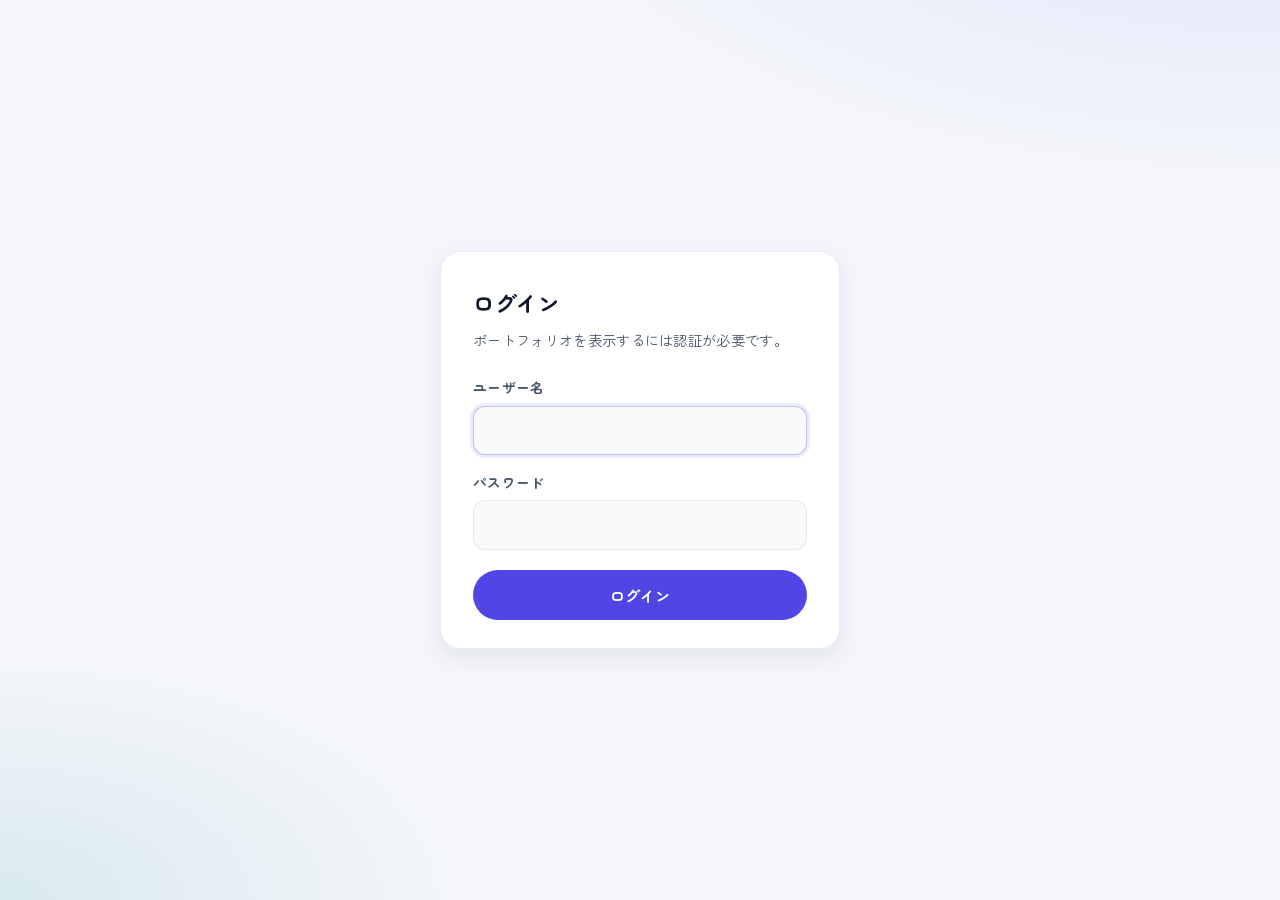
<file: index.html>
<!doctype html>
<html lang="ja">
  <head>
    <meta charset="UTF-8" />
    <link rel="preconnect" href="https://fonts.googleapis.com" />
    <link rel="preconnect" href="https://fonts.gstatic.com" crossorigin />
    <link
      href="https://fonts.googleapis.com/css2?family=M+PLUS+Rounded+1c:wght@400;500;700;800&family=Zen+Maru+Gothic:wght@400;500;700&display=swap"
      rel="stylesheet"
    />
    <link rel="icon" type="image/png" href="/avatar.png" />
    <meta name="viewport" content="width=device-width, initial-scale=1.0" />
    <meta name="description" content="ネネのポートフォリオ。フルスタックエンジニアとしての実績とスキル。" />
    <title>ネネ — ポートフォリオ</title>
    <script src="/auth.js"></script>
    <script>
      if (!window.PortfolioAuth || !window.PortfolioAuth.isAuthenticated()) {
        window.location.replace("/login.html");
      }
    </script>
    <script type="module" crossorigin src="/assets/index-CejS1i5n.js"></script>
    <link rel="stylesheet" crossorigin href="/assets/index-DqCKIw-B.css">
  </head>
  <body>
    <div id="root"></div>
  </body>
</html>
</file>
<file: assets/index-DqCKIw-B.css>
:root{--bg:#f4f6fb;--bg-elevated:#fff;--bg-muted:#eef2f9;--text:#0f172a;--text-soft:#475569;--text-muted:#94a3b8;--accent:#6366f1;--accent-soft:#6366f11f;--accent-hot:#4f46e5;--leaf:#0d9488;--leaf-soft:#0d94881f;--border:#0f172a14;--border-strong:#0f172a1f;--shadow-sm:0 1px 2px #0f172a0f;--shadow-md:0 8px 24px #0f172a14;--shadow-lg:0 20px 50px #0f172a1f;--radius:20px;--radius-sm:12px;--font:"Zen Maru Gothic", "M PLUS Rounded 1c", "Hiragino Maru Gothic ProN", "Yu Gothic UI", "Meiryo", sans-serif;--lightningcss-light:initial;--lightningcss-dark: ;color-scheme:light only}*,:before,:after{box-sizing:border-box}html{scroll-behavior:smooth}body{font-family:var(--font);letter-spacing:.02em;color:var(--text);background:var(--bg);background-image:radial-gradient(120% 80% at 100% -20%,#6366f126,#0000 50%),radial-gradient(80% 60% at 0 100%,#0d94881f,#0000 45%);background-attachment:fixed;margin:0;font-size:1rem;line-height:1.75}#root{min-height:100svh}a{color:var(--accent-hot);text-underline-offset:3px}a:hover{color:var(--leaf)}button,input,textarea,select{font-family:inherit}.sr-only{clip:rect(0, 0, 0, 0);white-space:nowrap;border:0;width:1px;height:1px;margin:-1px;padding:0;position:absolute;overflow:hidden}.layout{max-width:1440px;margin:0 auto;padding:0 clamp(1rem,3vw,2rem) 4rem}main section[id]{scroll-margin-top:5.5rem}.site-header{z-index:40;border:1px solid var(--border);-webkit-backdrop-filter:blur(14px);backdrop-filter:blur(14px);box-shadow:var(--shadow-sm);background:#ffffffb8;border-radius:999px;flex-wrap:wrap;justify-content:space-between;align-items:center;gap:1rem;margin:0 -.5rem;padding:1rem 2.75rem;display:flex;position:sticky;top:0}.logo{letter-spacing:.06em;color:var(--text);font-size:1.1rem;font-weight:700;text-decoration:none}.logo:hover{color:var(--accent-hot)}.nav{flex-wrap:wrap;gap:.35rem 1rem;display:flex}.nav-toggle{display:none}.nav a{color:var(--text-soft);border-radius:999px;padding:.35rem .65rem;font-size:.88rem;font-weight:500;text-decoration:none;transition:background .15s,color .15s}.nav a:hover{color:var(--text);background:var(--accent-soft)}@media (width<=720px){.site-header{border-radius:14px;gap:.65rem;padding:.8rem 1rem;position:sticky;top:.5rem}.nav-toggle{border:1px solid var(--border);cursor:pointer;background:#fff;border-radius:10px;flex-direction:column;justify-content:center;gap:4px;width:2.4rem;height:2.4rem;margin-left:auto;padding:0;display:inline-flex}.nav-toggle__bar{background:var(--text);border-radius:999px;width:18px;height:2px;margin:0 auto;display:block}.nav{border-top:1px solid var(--border);gap:.35rem .5rem;width:100%;margin-top:.3rem;padding-top:.55rem;display:none}.nav.is-open{display:flex}}.hero{grid-template-columns:auto 1fr;align-items:center;gap:clamp(1.5rem,4vw,3rem);padding:clamp(2rem,5vw,4rem) 0;display:grid}@media (width<=720px){.hero{text-align:center;grid-template-columns:1fr}.hero__text{text-align:center}.hero__visual{justify-self:center}}.hero__visual{aspect-ratio:1;flex-shrink:0;width:clamp(140px,28vw,180px);position:relative}@keyframes hero-blob-spin{0%{transform:rotate(0)}to{transform:rotate(360deg)}}.hero__blob{opacity:.55;filter:blur(2px);z-index:0;transform-origin:50%;background:conic-gradient(from 200deg,#c7d2fe,#99f6e4,#fde68a,#c7d2fe);border-radius:50%;animation:10s linear infinite hero-blob-spin;position:absolute;inset:-12%}@media (prefers-reduced-motion:reduce){.hero__blob{animation:none}}.hero__avatar{z-index:1;box-sizing:border-box;object-fit:cover;width:100%;height:100%;box-shadow:var(--shadow-lg);border:4px solid #fff;border-radius:50%;margin:0;padding:0;display:block;position:relative}.hero__eyebrow{letter-spacing:.12em;text-transform:uppercase;color:var(--accent-hot);background:var(--accent-soft);border-radius:999px;margin:0 0 .75rem;padding:.35rem .85rem;font-size:.8rem;font-weight:600;display:inline-block}.hero h1{letter-spacing:-.02em;margin:0;font-size:clamp(2rem,4.5vw,3rem);font-weight:700;line-height:1.15}.hero__title-row{flex-wrap:wrap;align-items:center;gap:1.5rem;margin:0 0 1rem;display:flex}.hero__rank-icons{align-items:center;gap:.45rem;display:inline-flex}.hero__lead{max-width:52ch;color:var(--text-soft);margin:0;font-size:1.05rem}.hero__certified-icon{border-radius:8px;width:42px;height:auto;display:block}.section{padding:clamp(2.5rem,5vw,3.5rem) 0}.section-head{margin-bottom:1.5rem}.section__title{letter-spacing:-.02em;margin:0 0 .5rem;font-size:clamp(1.35rem,2.5vw,1.65rem);font-weight:700}.section__subtitle{max-width:70ch;color:var(--text-soft);margin:0;font-size:.95rem}.section--muted{background:var(--bg-elevated);border-radius:var(--radius);border:1px solid var(--border);box-shadow:var(--shadow-md);margin:2rem 0;padding:clamp(2rem,4vw,2.75rem)}.section--accent{border-radius:var(--radius);border:1px solid var(--border);background:linear-gradient(135deg,#6366f114 0%,#0d948814 100%);margin-top:2rem;padding:clamp(2rem,4vw,2.5rem)}.prose p{color:var(--text-soft);margin:0 0 1rem}.prose p:last-child{margin-bottom:0}.prose--center{text-align:center;margin:0}.skill-grid{grid-template-columns:repeat(auto-fill,minmax(280px,1fr));gap:1rem;margin:0;padding:0;list-style:none;display:grid}.skill-card{background:var(--bg-muted);border:1px solid var(--border);border-radius:var(--radius-sm);height:100%;padding:1.25rem 1.35rem;transition:border-color .15s,box-shadow .15s}.skill-card:hover{border-color:var(--border-strong);box-shadow:var(--shadow-sm)}.skill-card__label{color:var(--accent-hot);margin:0 0 .75rem;font-size:.95rem;font-weight:600}.skill-card__list{color:var(--text-soft);margin:0;padding-left:1.15rem;font-size:.88rem}.skill-card__list li{margin-bottom:.4rem}.skill-tags{border-top:1px dashed var(--border);flex-wrap:wrap;gap:.5rem;margin-top:1.75rem;padding-top:1.5rem;display:flex}.skill-tag{background:var(--leaf-soft);color:var(--leaf);border:1px solid #0d948833;border-radius:999px;padding:.35rem .75rem;font-size:.8rem;font-weight:500}.experience .section__subtitle{margin-top:.35rem}.timeline{margin:0;padding:0 0 0 1.25rem;list-style:none;position:relative}.timeline:before{content:"";background:linear-gradient(180deg, var(--accent), var(--leaf));opacity:.35;border-radius:2px;width:2px;position:absolute;top:.35rem;bottom:.35rem;left:.35rem}.timeline__item{margin-bottom:1.25rem;position:relative}.timeline__item:last-child{margin-bottom:0}.timeline__item:before{content:"";background:var(--accent);width:10px;height:10px;box-shadow:0 0 0 4px var(--accent-soft);z-index:1;border-radius:50%;position:absolute;top:1.1rem;left:-.95rem}.timeline__card{background:var(--bg-elevated);border:1px solid var(--border);border-radius:var(--radius-sm);box-shadow:var(--shadow-sm);max-width:100%;padding:1.25rem 1.35rem}.timeline__period{color:var(--accent-hot);letter-spacing:.02em;font-size:.8rem;font-weight:700}.timeline__org{color:var(--text);margin-top:.35rem;font-size:1rem;font-weight:700}.timeline__role{color:var(--text-soft);margin-bottom:.5rem;font-size:.88rem;font-weight:500}.timeline__summary{color:var(--text-soft);margin:0 0 .75rem;font-size:.9rem}.timeline__highlights{color:var(--text);margin:0;padding-left:1.1rem;font-size:.85rem}.timeline__highlights li{margin-bottom:.35rem}.status{color:var(--text-soft);font-size:.95rem}.status--error{color:#dc2626}.work-grid{grid-template-columns:repeat(auto-fill,minmax(min(100%,340px),1fr));gap:1.5rem;margin:0;padding:0;list-style:none;display:grid}.work-tile{background:var(--bg-elevated);border-radius:var(--radius-sm);border:1px solid var(--border);height:100%;box-shadow:var(--shadow-sm);flex-direction:column;transition:transform .18s,box-shadow .18s;display:flex;overflow:hidden}.work-tile:hover{box-shadow:var(--shadow-md);transform:translateY(-3px)}.work-tile__media{border-bottom:1px solid var(--border)}.work-tile__body{cursor:pointer;text-align:left;width:100%;font:inherit;color:inherit;background:0 0;border:none;flex-direction:column;flex:1;align-items:flex-start;gap:.5rem;margin:0;padding:1.1rem 1.2rem 1.25rem;display:flex}.work-tile__badges{flex-wrap:wrap;align-items:center;gap:.5rem;display:flex}.work-tile__no{color:var(--text-muted);font-size:.75rem;font-weight:600}.work-tile__period{color:var(--leaf);background:var(--leaf-soft);border-radius:6px;padding:.2rem .55rem;font-size:.8rem;font-weight:700}.work-tile__title{color:var(--text);-webkit-line-clamp:3;-webkit-box-orient:vertical;margin:0;font-size:.98rem;font-weight:600;line-height:1.45;display:-webkit-box;overflow:hidden}.work-tile__cta{color:var(--accent-hot);margin-top:auto;font-size:.82rem;font-weight:600}.work-tile__body:hover .work-tile__cta{text-underline-offset:3px;text-decoration:underline}.image-slider{background:#0f172a;width:100%;position:relative;overflow:hidden}.image-slider--sm{aspect-ratio:16/10}.image-slider--lg{aspect-ratio:16/9;max-height:min(52vh,480px)}.image-slider--empty{box-sizing:border-box;background:linear-gradient(145deg,#f1f5f9 0%,#e2e8f0 55%,#cbd5e1 100%);border:1px dashed #94a3b8a6;justify-content:center;align-items:center;display:flex}.image-slider__empty-inner{text-align:center;flex-direction:column;justify-content:center;align-items:center;gap:.35rem;max-width:22ch;padding:1rem 1.25rem;display:flex}.image-slider__empty-icon{opacity:.92;filter:drop-shadow(0 2px 6px #0f172a1f)}.image-slider__empty-title{color:var(--text-soft);letter-spacing:.04em;font-size:.92rem;font-weight:700}.image-slider__empty-hint{color:var(--text-muted);font-size:.75rem;line-height:1.45}.image-slider__viewport{position:absolute;inset:0;overflow:hidden}.image-slider__track{will-change:transform;flex-flow:row;height:100%;transition:transform .55s cubic-bezier(.33,1,.68,1);display:flex}@media (prefers-reduced-motion:reduce){.image-slider__track{transition:transform .01ms}}.image-slider__slide{flex-shrink:0;min-width:0;height:100%}.image-slider__slide-hit{cursor:default;width:100%;height:100%}.image-slider__slide-hit[role=button]{cursor:pointer}.image-slider__img{object-fit:cover;vertical-align:middle;width:100%;height:100%;display:block}.image-slider__nav{width:2.25rem;height:2.25rem;color:var(--text);cursor:pointer;box-shadow:var(--shadow-sm);z-index:2;background:#ffffffeb;border:none;border-radius:50%;justify-content:center;align-items:center;font-size:1.25rem;line-height:1;display:flex;position:absolute;top:50%;transform:translateY(-50%)}.image-slider__nav:hover{background:#fff}.image-slider__nav--prev{left:.5rem}.image-slider__nav--next{right:.5rem}.image-slider__dots{z-index:2;gap:.35rem;display:flex;position:absolute;bottom:.5rem;left:50%;transform:translate(-50%)}.image-slider__dot{background:#ffffff73;border-radius:50%;width:6px;height:6px;transition:width .35s,background .25s,border-radius .25s}.image-slider__dot.is-active{background:#fff;border-radius:999px;width:18px}.modal-backdrop{z-index:100;-webkit-backdrop-filter:blur(6px);backdrop-filter:blur(6px);background:#0f172a8c;justify-content:center;align-items:flex-start;padding:clamp(1rem,3vh,2rem);display:flex;position:fixed;inset:0;overflow-y:auto}.modal-dialog{background:var(--bg-elevated);border-radius:var(--radius);border:1px solid var(--border);width:min(920px,100%);box-shadow:var(--shadow-lg);margin:auto;position:relative;overflow:hidden}.modal-close{z-index:5;width:2.5rem;height:2.5rem;color:var(--text);cursor:pointer;box-shadow:var(--shadow-sm);background:#fffffff2;border:none;border-radius:50%;font-size:1.5rem;line-height:1;position:absolute;top:.65rem;right:.65rem}.modal-close:hover{background:#fff}@media (width<=720px){.modal-close{width:2rem;height:2rem;font-size:1.2rem;top:.5rem;right:.5rem}.image-slider__nav{width:1.85rem;height:1.85rem;font-size:1rem}.image-slider__nav--prev{left:.35rem}.image-slider__nav--next{right:.35rem}}.modal-dialog__slider{border-bottom:1px solid var(--border)}.modal-dialog__body{max-height:min(60vh,560px);padding:1.25rem 1.5rem 1.75rem;overflow-y:auto}.modal-dialog__meta{flex-wrap:wrap;align-items:center;gap:.5rem;margin:0 0 .5rem;display:flex}.modal-dialog__no{color:var(--text-muted);font-size:.8rem;font-weight:600}.modal-dialog__period{color:var(--leaf);font-size:.85rem;font-weight:700}.modal-dialog__title{margin:0;font-size:1.2rem;font-weight:700;line-height:1.4}.modal-dialog__title-row{justify-content:space-between;align-items:flex-start;gap:.75rem;margin:0 0 1rem;display:flex}.modal-dialog__visit-link{border:1px solid var(--border-strong);background:var(--accent-soft);color:var(--accent-hot);border-radius:999px;flex-shrink:0;align-items:center;padding:.35rem .7rem;font-size:.78rem;font-weight:700;line-height:1;text-decoration:none;display:inline-flex}.modal-dialog__visit-link:hover{text-underline-offset:3px;text-decoration:underline}.modal-block{margin-top:1.1rem}.modal-block:first-of-type{margin-top:0}.modal-block__label{letter-spacing:.06em;text-transform:uppercase;color:var(--accent-hot);margin:0 0 .4rem;font-size:.75rem;font-weight:700}.modal-block__text{color:var(--text-soft);margin:0;font-size:.9rem}.modal-block__text.pre{white-space:pre-wrap}.site-footer{text-align:center;color:var(--text-muted);padding:2.5rem 0 0;font-size:.85rem}.site-footer p{margin:0}
</file>
